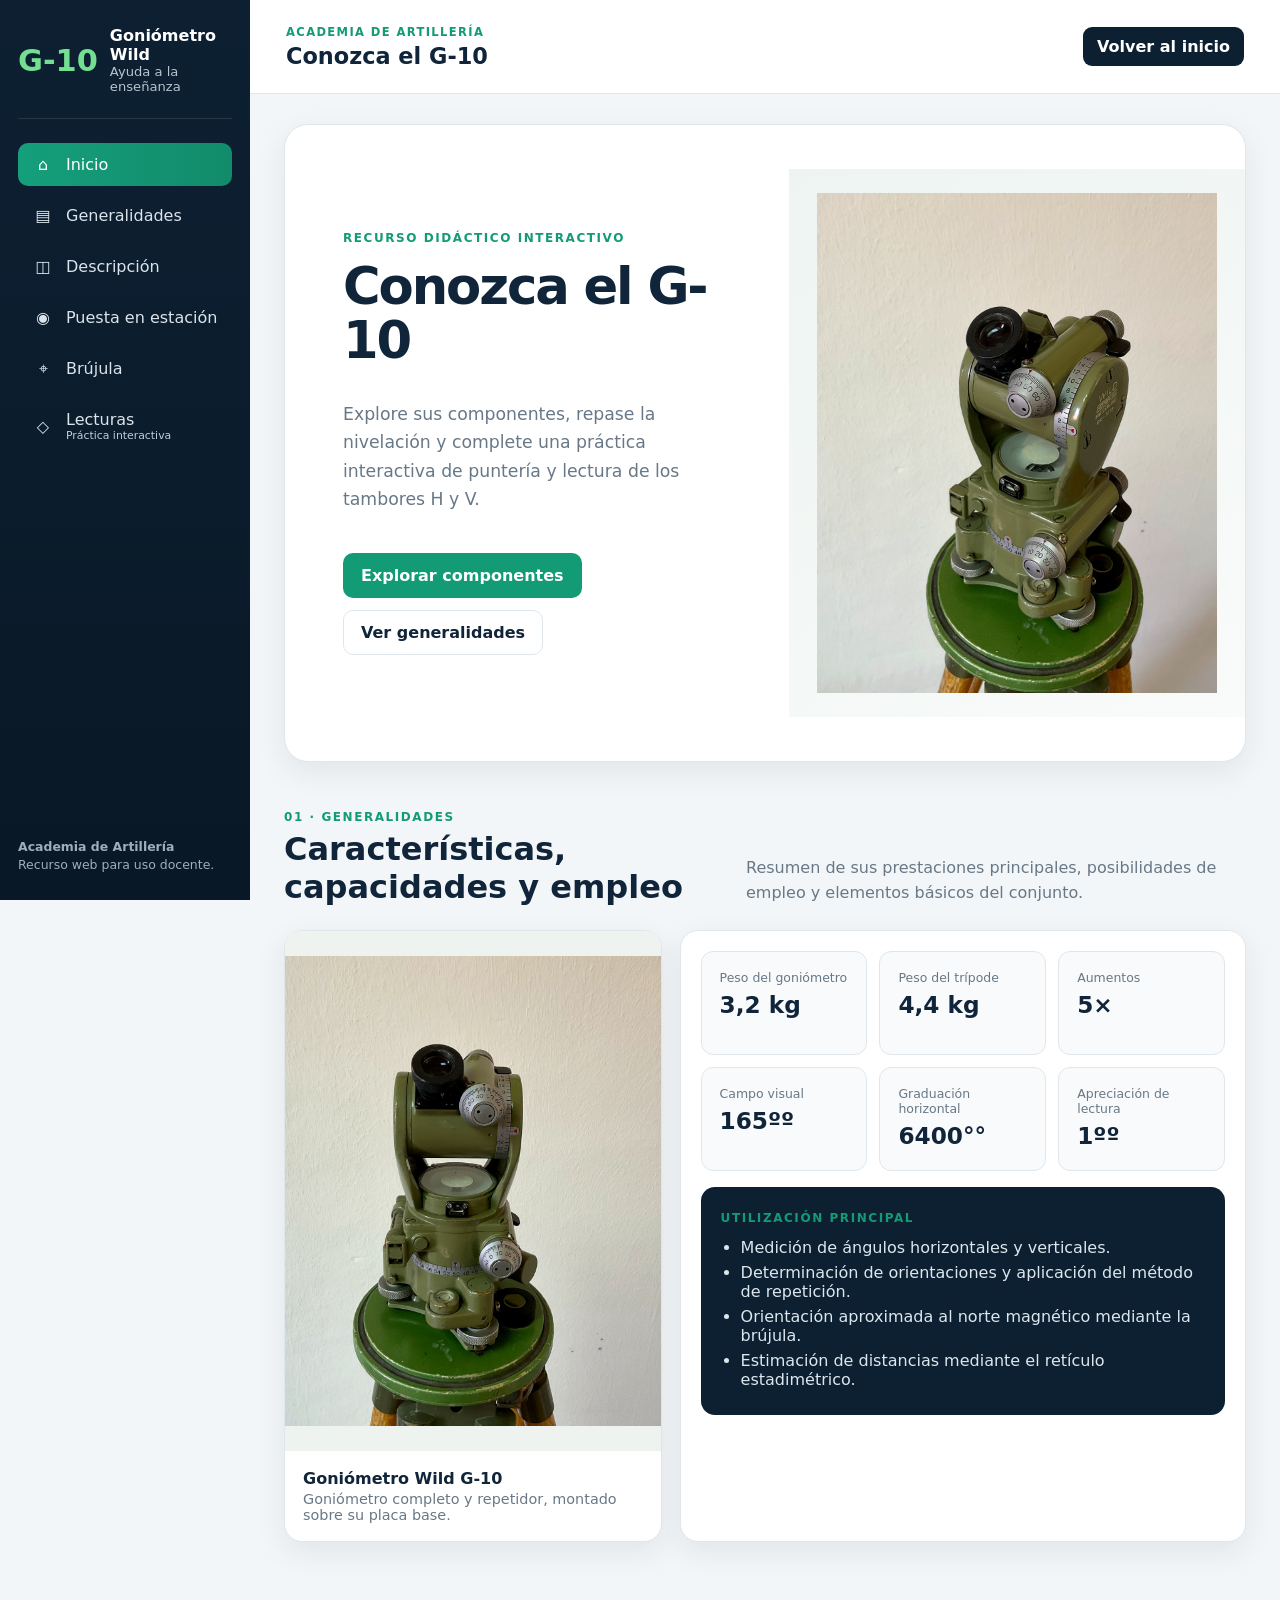
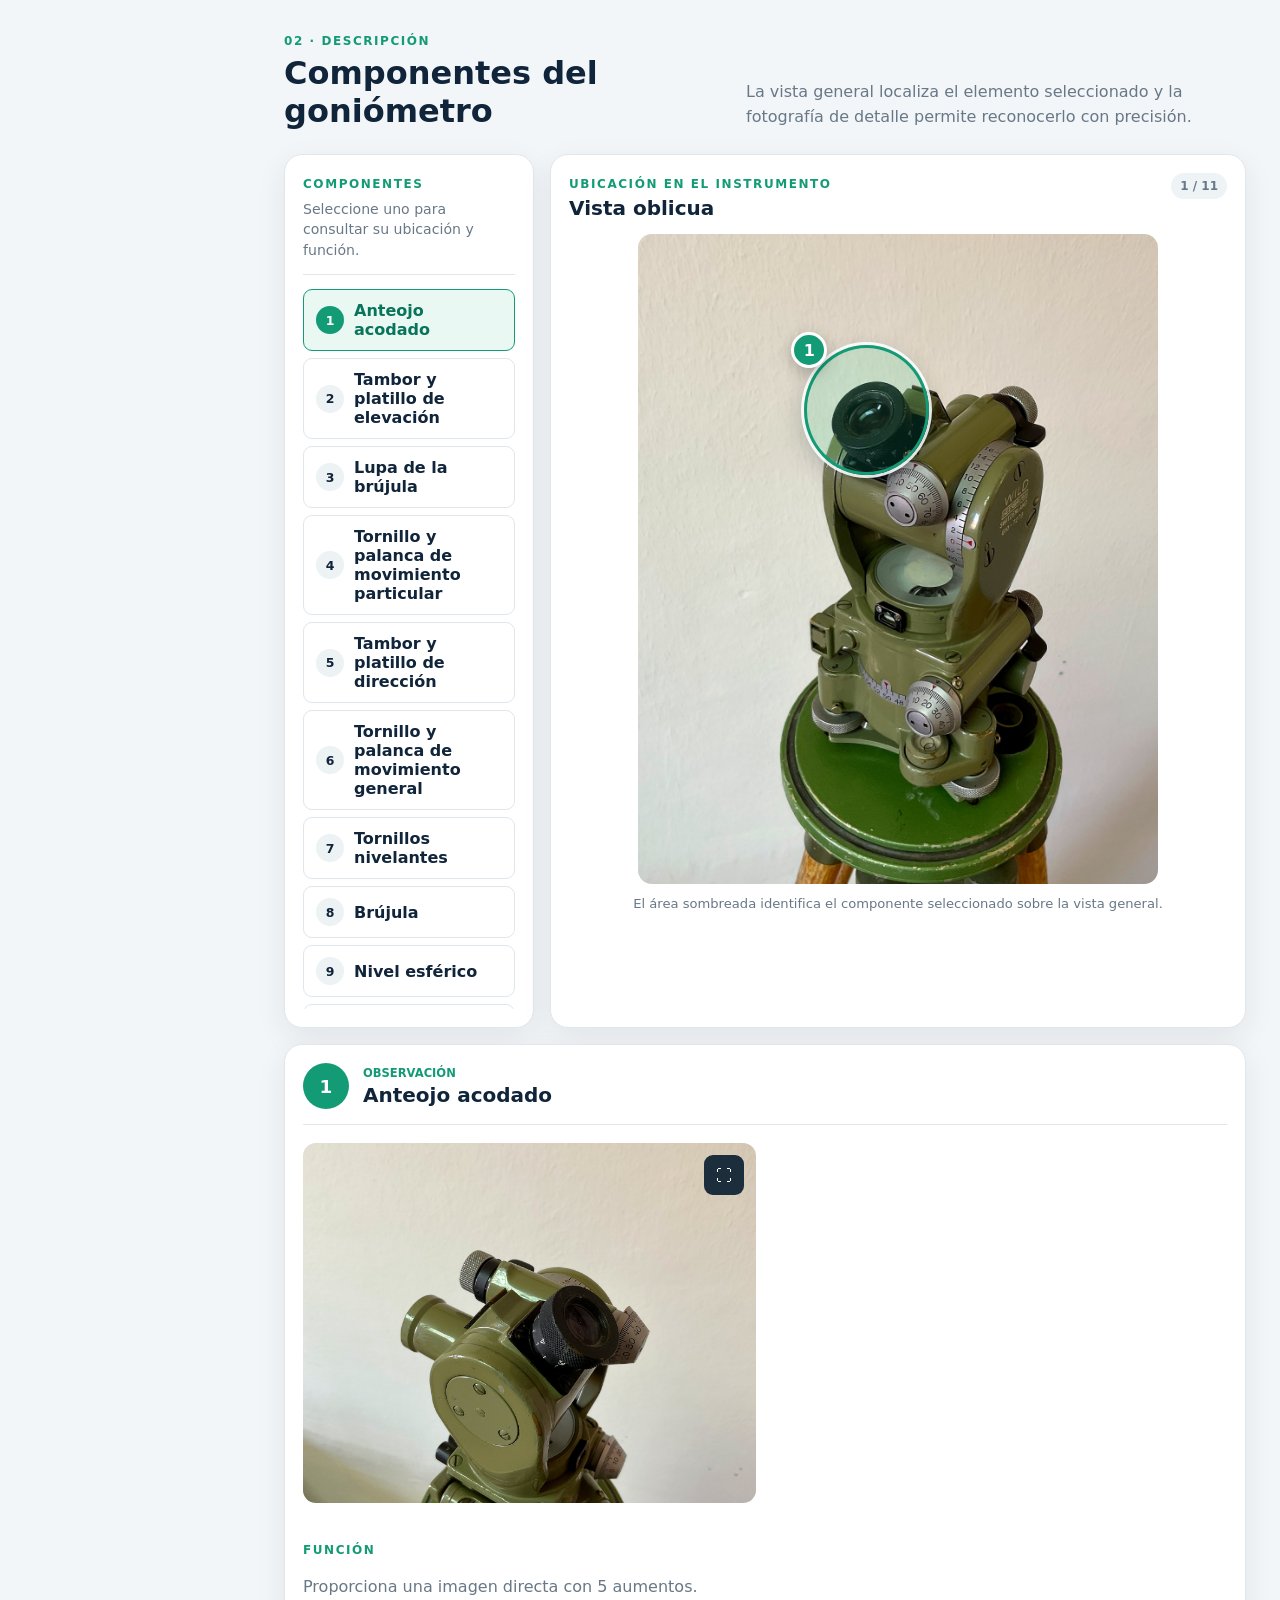
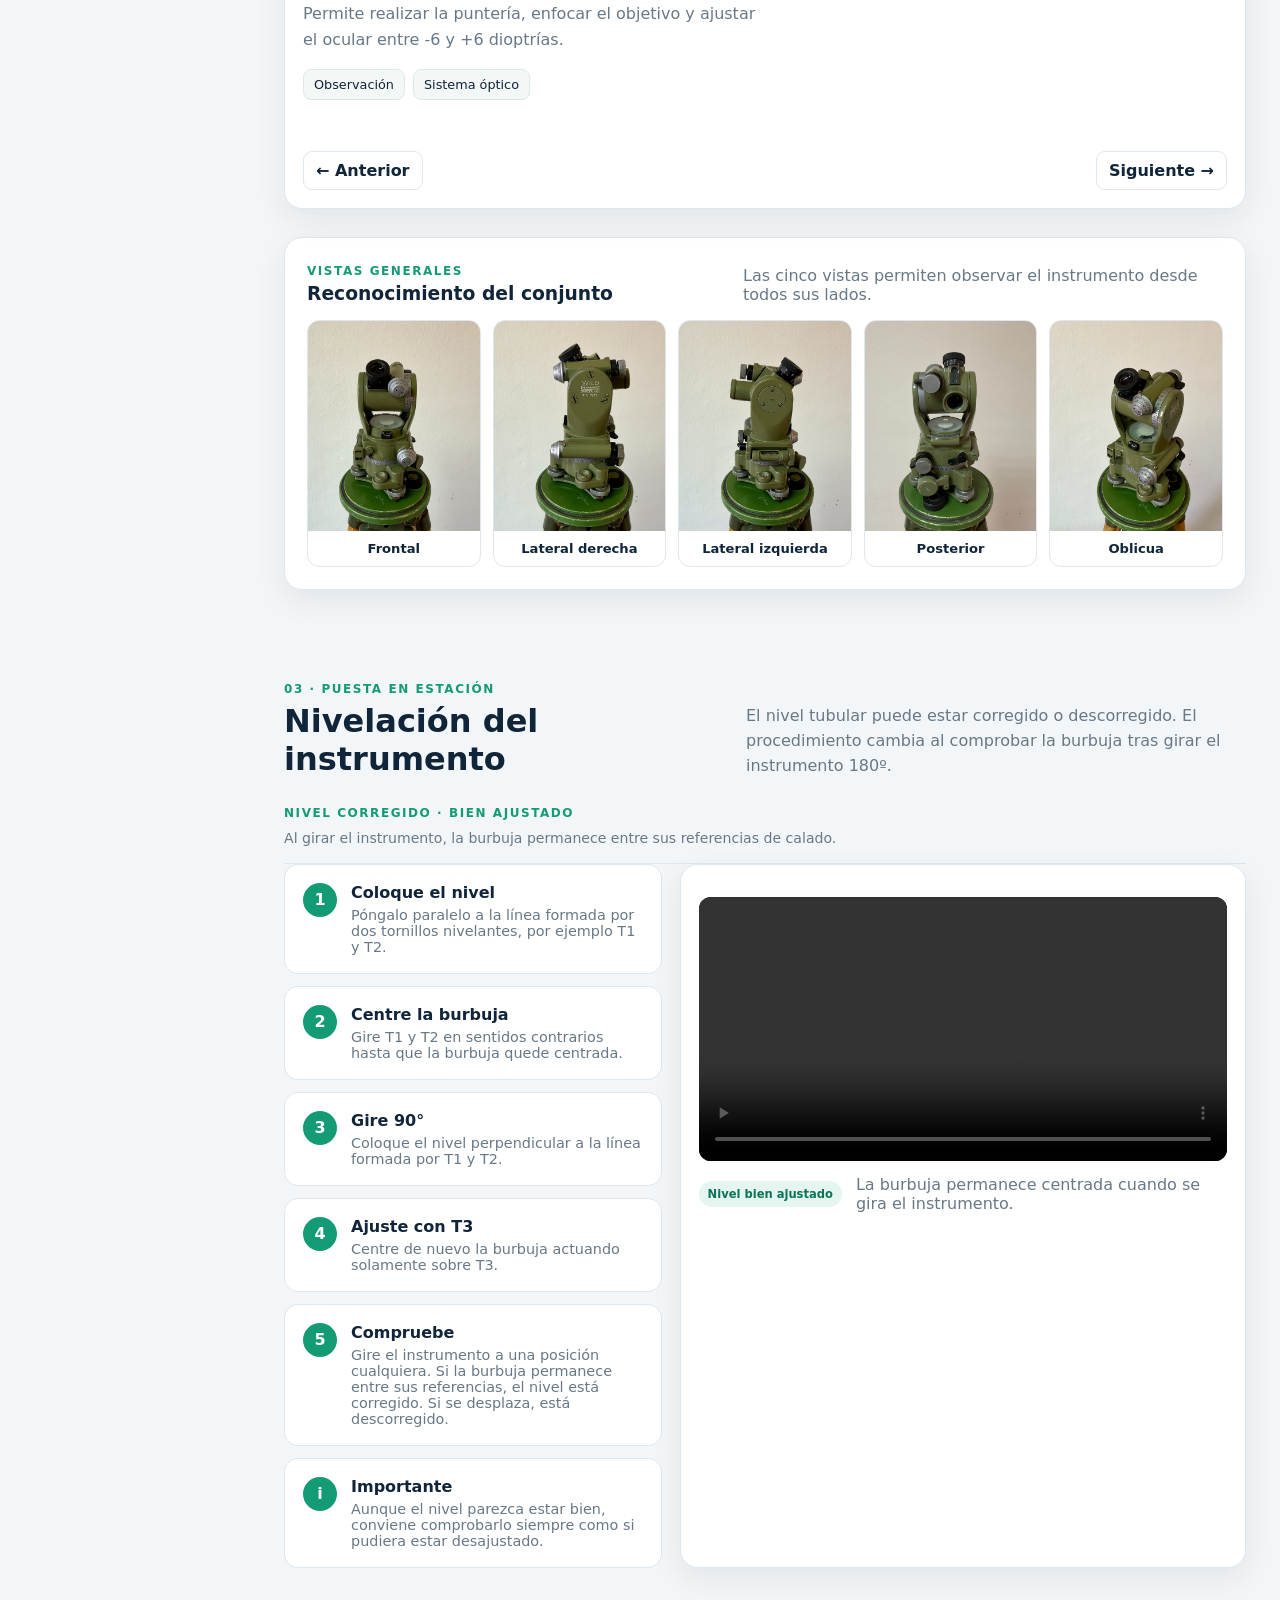
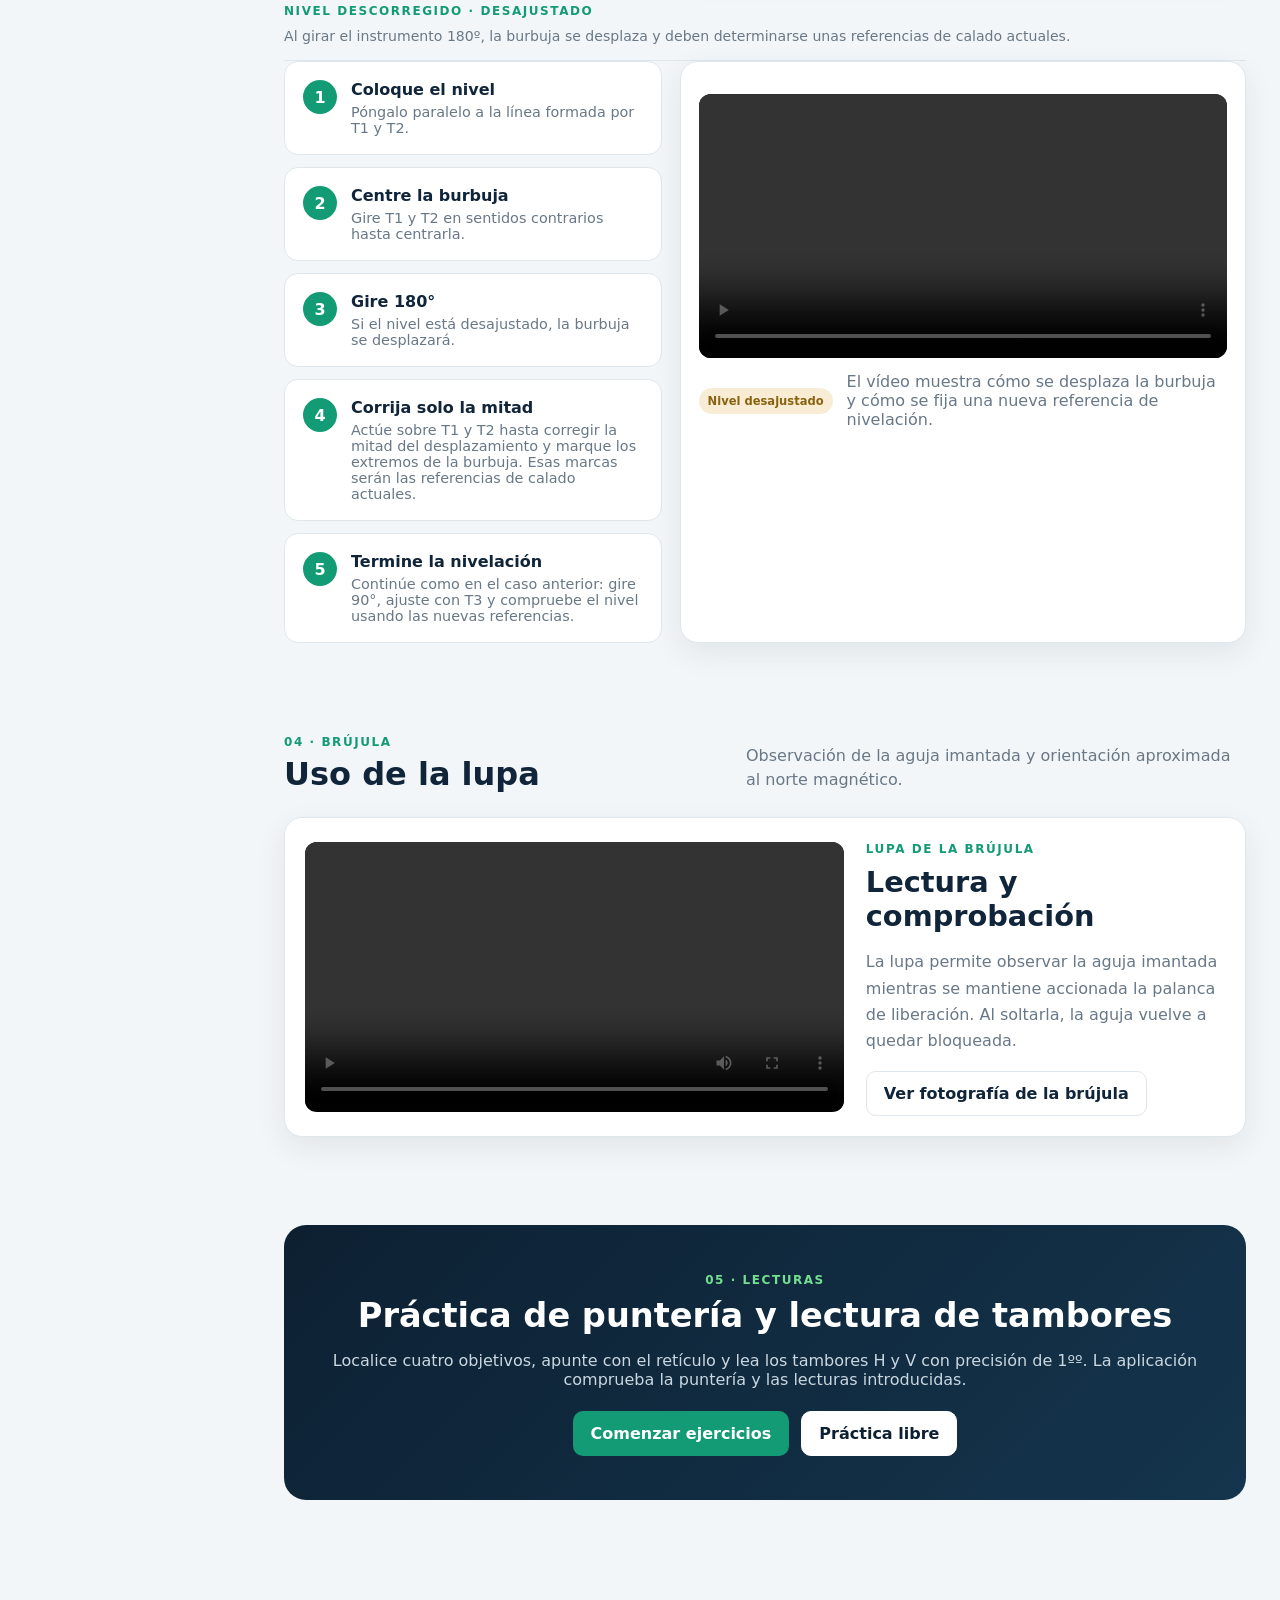
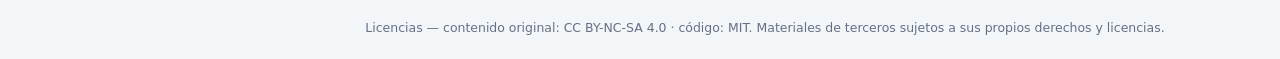
<file: index.html>
<!doctype html>
<html lang="es">
<head>
  <meta charset="utf-8">
  <meta name="viewport" content="width=device-width, initial-scale=1">
  <meta name="description" content="Ayuda a la enseñanza sobre el goniómetro Wild G-10">
  <title>Goniómetro Wild G-10</title>
  <link rel="stylesheet" href="styles.css">
</head>
<body>
  <aside class="sidebar" id="sidebar">
    <div class="brand">
      <div class="brand-mark">G-10</div>
      <div>
        <strong>Goniómetro Wild</strong>
        <span>Ayuda a la enseñanza</span>
      </div>
    </div>

    <nav class="side-nav" aria-label="Navegación principal">
      <a href="#inicio" class="nav-link active"><span>⌂</span>Inicio</a>
      <a href="#generalidades" class="nav-link"><span>▤</span>Generalidades</a>
      <a href="#descripcion" class="nav-link"><span>◫</span>Descripción</a>
      <a href="#puesta-estacion" class="nav-link"><span>◉</span>Puesta en estación</a>
      <a href="#brujula" class="nav-link"><span>⌖</span>Brújula</a>
      <a href="practica/ejercicios.html" class="nav-link"><span>◇</span><span>Lecturas<small>Práctica interactiva</small></span></a>
    </nav>

    <div class="sidebar-note">
      <strong>Academia de Artillería</strong>
      <span>Recurso web para uso docente.</span>
    </div>
  </aside>

  <div class="app-shell">
    <header class="topbar">
      <button id="menuButton" class="menu-button" aria-label="Abrir menú">☰</button>
      <div>
        <p class="top-kicker">Academia de Artillería</p>
        <h1 id="pageTitle">Goniómetro Wild G-10</h1>
      </div>
      <a href="#inicio" class="top-link">Volver al inicio</a>
    </header>

    <main>
      <section id="inicio" class="page-section hero">
        <div class="hero-copy">
          <span class="eyebrow">Recurso didáctico interactivo</span>
          <h2>Conozca el G-10 </h2>
          <p>Explore sus componentes, repase la nivelación y complete una práctica interactiva de puntería y lectura de los tambores H y V.</p>
          <div class="actions">
            <a href="#descripcion" class="button primary">Explorar componentes</a>
            <a href="#generalidades" class="button secondary">Ver generalidades</a>
          </div>
        </div>
        <figure class="hero-image">
          <img src="assets/images/nuevas/vista_oblicua.jpg" alt="Vista oblicua del goniómetro Wild G-10">
        </figure>
      </section>

      <section id="generalidades" class="page-section">
        <div class="section-heading">
          <div>
            <span class="eyebrow">01 · Generalidades</span>
            <h2>Características, capacidades y empleo</h2>
          </div>
          <p>Resumen de sus prestaciones principales, posibilidades de empleo y elementos básicos del conjunto.</p>
        </div>

        <div class="general-layout">
          <article class="photo-card">
            <img src="assets/images/nuevas/vista_frontal.jpg" alt="Vista frontal del goniómetro Wild G-10">
            <div>
              <strong>Goniómetro Wild G-10</strong>
              <span>Goniómetro completo y repetidor, montado sobre su placa base.</span>
            </div>
          </article>

          <div class="spec-panel">
            <div class="spec-grid">
              <article><span>Peso del goniómetro</span><strong>3,2 kg</strong></article>
              <article><span>Peso del trípode</span><strong>4,4 kg</strong></article>
              <article><span>Aumentos</span><strong>5×</strong></article>
              <article><span>Campo visual</span><strong>165ºº</strong></article>
              <article><span>Graduación horizontal</span><strong>6400°°</strong></article>
              <article><span>Apreciación de lectura</span><strong>1ºº</strong></article>
            </div>

            <div class="use-card">
              <span class="mini-title">UTILIZACIÓN PRINCIPAL</span>
              <ul>
                <li>Medición de ángulos horizontales y verticales.</li>
                <li>Determinación de orientaciones y aplicación del método de repetición.</li>
                <li>Orientación aproximada al norte magnético mediante la brújula.</li>
                <li>Estimación de distancias mediante el retículo estadimétrico.</li>
              </ul>
            </div>
          </div>
        </div>
      </section>

      <section id="descripcion" class="page-section">
        <div class="section-heading">
          <div>
            <span class="eyebrow">02 · Descripción</span>
            <h2>Componentes del goniómetro</h2>
          </div>
          <p>La vista general localiza el elemento seleccionado y la fotografía de detalle permite reconocerlo con precisión.</p>
        </div>

        <div class="component-explorer">
          <aside class="component-menu-panel">
            <div class="panel-heading">
              <span class="mini-title">COMPONENTES</span>
              <p>Seleccione uno para consultar su ubicación y función.</p>
            </div>
            <div class="component-menu" id="componentMenu"></div>
          </aside>

          <article class="location-panel">
            <div class="panel-title-row">
              <div>
                <span class="mini-title">UBICACIÓN EN EL INSTRUMENTO</span>
                <h3 id="locationViewTitle">Vista oblicua</h3>
              </div>
              <span id="componentCounter" class="counter">1 / 11</span>
            </div>
            <div class="location-stage">
              <img id="locationImage" src="assets/images/nuevas/vista_oblicua.jpg" alt="Vista general del goniómetro">
              <div id="locationOverlay" class="location-overlay" aria-hidden="true"></div>
            </div>
            <p class="location-note">El área sombreada identifica el componente seleccionado sobre la vista general.</p>
          </article>

          <article class="detail-panel">
            <div class="detail-heading">
              <span id="detailNumber">1</span>
              <div>
                <p id="detailCategory">Observación</p>
                <h3 id="detailName">Anteojo acodado</h3>
              </div>
            </div>

            <div class="detail-photo-wrap">
              <img id="detailImage" src="assets/images/nuevas/anteojo_acodado.jpg" alt="Detalle del anteojo acodado">
              <button id="expandImage" class="expand-button" aria-label="Ampliar fotografía">⛶</button>
            </div>

            <div id="detailThumbs" class="detail-thumbs" aria-label="Otras fotografías del componente"></div>

            <div class="detail-copy">
              <span class="mini-title">FUNCIÓN</span>
              <p id="detailDescription"></p>
              <div id="detailTags" class="tags"></div>
            </div>

            <div class="detail-nav">
              <button id="previousComponent">← Anterior</button>
              <button id="nextComponent">Siguiente →</button>
            </div>
          </article>
        </div>

        <div class="views-gallery">
          <div class="views-heading">
            <div>
              <span class="mini-title">VISTAS GENERALES</span>
              <h3>Reconocimiento del conjunto</h3>
            </div>
            <p>Las cinco vistas permiten observar el instrumento desde todos sus lados.</p>
          </div>
          <div class="views-grid">
            <button data-image="assets/images/nuevas/vista_frontal.jpg" data-title="Vista frontal"><img src="assets/images/nuevas/vista_frontal.jpg" alt="Vista frontal"><span>Frontal</span></button>
            <button data-image="assets/images/nuevas/vista_lateral_derecha.jpg" data-title="Vista lateral derecha"><img src="assets/images/nuevas/vista_lateral_derecha.jpg" alt="Vista lateral derecha"><span>Lateral derecha</span></button>
            <button data-image="assets/images/nuevas/vista_lateral_izquierda.jpg" data-title="Vista lateral izquierda"><img src="assets/images/nuevas/vista_lateral_izquierda.jpg" alt="Vista lateral izquierda"><span>Lateral izquierda</span></button>
            <button data-image="assets/images/nuevas/vista_posterior.jpg" data-title="Vista posterior"><img src="assets/images/nuevas/vista_posterior.jpg" alt="Vista posterior"><span>Posterior</span></button>
            <button data-image="assets/images/nuevas/vista_oblicua.jpg" data-title="Vista oblicua"><img src="assets/images/nuevas/vista_oblicua.jpg" alt="Vista oblicua"><span>Oblicua</span></button>
          </div>
        </div>
      </section>

      <section id="puesta-estacion" class="page-section">
        <div class="section-heading">
          <div>
            <span class="eyebrow">03 · Puesta en estación</span>
            <h2>Nivelación del instrumento</h2>
          </div>
          <p>El nivel tubular puede estar corregido o descorregido. El procedimiento cambia al comprobar la burbuja tras girar el instrumento 180º.</p>
        </div>

        <div class="procedure-case">
          <div class="panel-heading">
            <span class="mini-title">NIVEL CORREGIDO · BIEN AJUSTADO</span>
            <p>Al girar el instrumento, la burbuja permanece entre sus referencias de calado.</p>
          </div>

          <div class="procedure-layout">
            <div class="steps" id="procedureSteps">
              <article><span>1</span><div><h3>Coloque el nivel</h3><p>Póngalo paralelo a la línea formada por dos tornillos nivelantes, por ejemplo T1 y T2.</p></div></article>
              <article><span>2</span><div><h3>Centre la burbuja</h3><p>Gire T1 y T2 en sentidos contrarios hasta que la burbuja quede centrada.</p></div></article>
              <article><span>3</span><div><h3>Gire 90°</h3><p>Coloque el nivel perpendicular a la línea formada por T1 y T2.</p></div></article>
              <article><span>4</span><div><h3>Ajuste con T3</h3><p>Centre de nuevo la burbuja actuando solamente sobre T3.</p></div></article>
              <article><span>5</span><div><h3>Compruebe</h3><p>Gire el instrumento a una posición cualquiera. Si la burbuja permanece entre sus referencias, el nivel está corregido. Si se desplaza, está descorregido.</p></div></article>
              <article><span>i</span><div><h3>Importante</h3><p>Aunque el nivel parezca estar bien, conviene comprobarlo siempre como si pudiera estar desajustado.</p></div></article>
            </div>

            <div class="video-panel">
              <video id="procedureVideo" controls preload="metadata" src="assets/videos/procedimiento_correcto.mp4"></video>
              <div class="video-caption">
                <span id="videoStatus" class="status good">Nivel bien ajustado</span>
                <p id="videoDescription">La burbuja permanece centrada cuando se gira el instrumento.</p>
              </div>
            </div>
          </div>
        </div>

        <div class="procedure-case" style="margin-top:32px;">
          <div class="panel-heading">
            <span class="mini-title">NIVEL DESCORREGIDO · DESAJUSTADO</span>
            <p>Al girar el instrumento 180º, la burbuja se desplaza y deben determinarse unas referencias de calado actuales.</p>
          </div>

          <div class="procedure-layout">
            <div class="steps">
              <article><span>1</span><div><h3>Coloque el nivel</h3><p>Póngalo paralelo a la línea formada por T1 y T2.</p></div></article>
              <article><span>2</span><div><h3>Centre la burbuja</h3><p>Gire T1 y T2 en sentidos contrarios hasta centrarla.</p></div></article>
              <article><span>3</span><div><h3>Gire 180°</h3><p>Si el nivel está desajustado, la burbuja se desplazará.</p></div></article>
              <article><span>4</span><div><h3>Corrija solo la mitad</h3><p>Actúe sobre T1 y T2 hasta corregir la mitad del desplazamiento y marque los extremos de la burbuja. Esas marcas serán las referencias de calado actuales.</p></div></article>
              <article><span>5</span><div><h3>Termine la nivelación</h3><p>Continúe como en el caso anterior: gire 90°, ajuste con T3 y compruebe el nivel usando las nuevas referencias.</p></div></article>
            </div>

            <div class="video-panel">
              <video controls preload="metadata" src="assets/videos/procedimiento_incorrecto.mp4"></video>
              <div class="video-caption">
                <span class="status warning">Nivel desajustado</span>
                <p>El vídeo muestra cómo se desplaza la burbuja y cómo se fija una nueva referencia de nivelación.</p>
              </div>
            </div>
          </div>
        </div>
      </section>

      <section id="brujula" class="page-section">
        <div class="section-heading">
          <div>
            <span class="eyebrow">04 · Brújula</span>
            <h2>Uso de la lupa</h2>
          </div>
          <p>Observación de la aguja imantada y orientación aproximada al norte magnético.</p>
        </div>

        <div class="feature-card">
          <video controls preload="metadata" src="assets/videos/uso_lupa_brujula.mp4"></video>
          <div>
            <span class="mini-title">LUPA DE LA BRÚJULA</span>
            <h3>Lectura y comprobación</h3>
            <p>La lupa permite observar la aguja imantada mientras se mantiene accionada la palanca de liberación. Al soltarla, la aguja vuelve a quedar bloqueada.</p>
            <button class="button secondary" id="openCompassPhoto">Ver fotografía de la brújula</button>
          </div>
        </div>
      </section>

      <section id="fase2" class="page-section">
        <div class="phase-card">
          <span class="eyebrow">05 · Lecturas</span>
          <h2>Práctica de puntería y lectura de tambores</h2>
          <p>Localice cuatro objetivos, apunte con el retículo y lea los tambores H y V con precisión de 1ºº. La aplicación comprueba la puntería y las lecturas introducidas.</p>
          <div class="actions">
            <a class="button primary" href="practica/ejercicios.html">Comenzar ejercicios</a>
            <a class="button secondary" href="practica/index.html">Práctica libre</a>
          </div>
        </div>
      </section>
    </main>

    <footer style="font-size:.78rem;color:#667085;text-align:center;padding:1rem 1.25rem 1.5rem;">
      Licencias — contenido original:
      <a href="https://creativecommons.org/licenses/by-nc-sa/4.0/" target="_blank" rel="noopener noreferrer" style="color:inherit;">CC BY-NC-SA 4.0</a>
      · código:
      <a href="https://github.com/recursos-docentes-acart/g10_web/blob/main/LICENSE-CODE.md" target="_blank" rel="noopener noreferrer" style="color:inherit;">MIT</a>.
      Materiales de terceros sujetos a sus propios derechos y licencias.
    </footer>
  </div>

  <dialog id="imageModal">
    <div class="modal-header">
      <strong id="modalTitle"></strong>
      <button id="closeModal" aria-label="Cerrar">×</button>
    </div>
    <img id="modalImage" alt="">
  </dialog>

  <script src="app.js"></script>
  <script data-goatcounter="https://recursosdocentesacart.goatcounter.com/count"
        async src="//gc.zgo.at/count.js"></script>
</body>
</html>
</file>
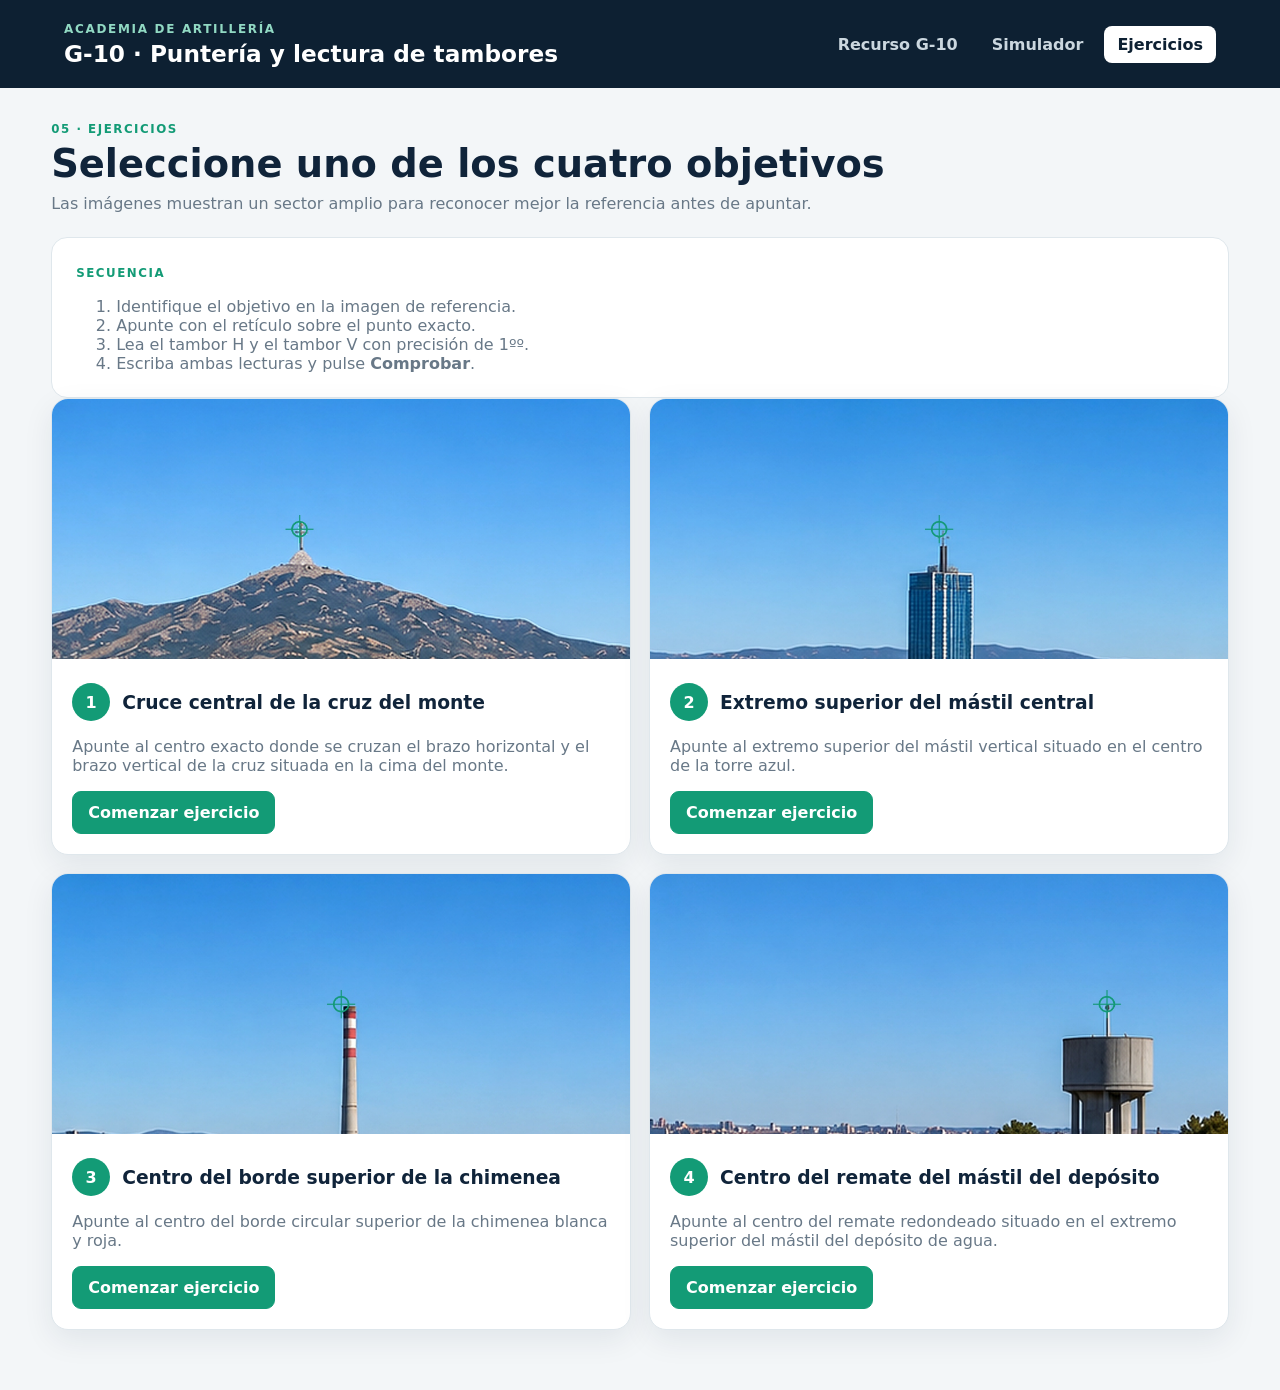
<file: practica/ejercicios.html>
<!doctype html>
<html lang="es"><head><meta charset="utf-8"><meta name="viewport" content="width=device-width, initial-scale=1">
<title>Goniómetro Wild G-10 · Práctica de lecturas</title><link rel="stylesheet" href="styles.css"></head>
<body>
<header class="topbar">
  <div><p>Academia de Artillería</p><h1>G-10 · Puntería y lectura de tambores</h1></div>
  <nav><a href="../index.html">Recurso G-10</a><a href="index.html">Simulador</a><a class="active" href="ejercicios.html">Ejercicios</a></nav>
</header>
<main>
  <section class="intro">
    <div><span class="eyebrow">05 · EJERCICIOS</span><h2>Seleccione uno de los cuatro objetivos</h2>
    <p>Las imágenes muestran un sector amplio para reconocer mejor la referencia antes de apuntar.</p></div>
  </section>
  <section class="method-note">
    <span class="eyebrow">SECUENCIA</span>
    <ol>
      <li>Identifique el objetivo en la imagen de referencia.</li>
      <li>Apunte con el retículo sobre el punto exacto.</li>
      <li>Lea el tambor H y el tambor V con precisión de 1ºº.</li>
      <li>Escriba ambas lecturas y pulse <strong>Comprobar</strong>.</li>
    </ol>
  </section>
  <section id="exerciseGrid" class="exercise-grid"></section>
</main>
<script src="data.js"></script><script src="ejercicios.js"></script>
</body></html>
</file>
<file: styles.css>
:root{
  --nav:#0d2032;
  --nav-2:#14354d;
  --green:#139b76;
  --green-dark:#08745a;
  --green-soft:#e9f8f3;
  --bg:#f3f6f8;
  --surface:#ffffff;
  --ink:#10243a;
  --muted:#687887;
  --line:#dfe7ec;
  --warning:#8a6310;
  --shadow:0 10px 30px rgba(16,36,58,.08);
  --radius:18px;
}
*{box-sizing:border-box}
html{scroll-behavior:smooth}
body{
  margin:0;
  font-family:Inter,ui-sans-serif,system-ui,-apple-system,"Segoe UI",sans-serif;
  background:var(--bg);
  color:var(--ink);
}
img,video{display:block;max-width:100%}
button,a{font:inherit}
a{text-decoration:none;color:inherit}
button{color:inherit}

.sidebar{
  position:fixed;
  inset:0 auto 0 0;
  width:250px;
  padding:26px 18px;
  display:flex;
  flex-direction:column;
  background:linear-gradient(180deg,var(--nav),#091826);
  color:#fff;
  z-index:30;
}
.brand{
  display:flex;
  gap:12px;
  align-items:center;
  padding-bottom:24px;
  border-bottom:1px solid rgba(255,255,255,.1);
}
.brand-mark{
  font-size:1.9rem;
  font-weight:900;
  color:#74df91;
  white-space:nowrap;
}
.brand strong,.brand span{display:block}
.brand span{font-size:.82rem;color:#b7c4ce}
.side-nav{display:grid;gap:8px;margin-top:24px}
.nav-link{
  display:flex;
  gap:12px;
  align-items:center;
  padding:12px 14px;
  border-radius:10px;
  color:#dbe4eb;
}
.nav-link>span:first-child{width:22px;text-align:center}
.nav-link:hover,.nav-link.active{
  background:linear-gradient(90deg,#159f7b,#128b6b);
  color:#fff;
}
.nav-link.disabled{opacity:.55}
.nav-link small{display:block;font-size:.68rem;color:#bfd0da}
.sidebar-note{
  margin-top:auto;
  color:#9eafbb;
  font-size:.78rem;
  line-height:1.45;
}
.sidebar-note strong,.sidebar-note span{display:block}

.app-shell{margin-left:250px}
.topbar{
  position:sticky;
  top:0;
  z-index:20;
  height:94px;
  display:flex;
  align-items:center;
  justify-content:space-between;
  padding:0 36px;
  background:rgba(255,255,255,.95);
  backdrop-filter:blur(12px);
  border-bottom:1px solid var(--line);
}
.top-kicker{
  margin:0;
  color:var(--green);
  font-size:.72rem;
  text-transform:uppercase;
  letter-spacing:.12em;
  font-weight:800;
}
.topbar h1{margin:4px 0 0;font-size:1.4rem}
.top-link{
  padding:10px 14px;
  border-radius:9px;
  background:var(--nav);
  color:#fff;
  font-weight:700;
}
.menu-button{display:none;border:0;background:none;font-size:1.4rem}

main{padding:0 34px 60px}
.page-section{padding:44px 0;scroll-margin-top:105px}
.eyebrow,.mini-title{
  color:var(--green);
  font-size:.75rem;
  text-transform:uppercase;
  letter-spacing:.13em;
  font-weight:800;
}

.hero{
  display:grid;
  grid-template-columns:1.05fr .95fr;
  min-height:540px;
  margin-top:30px;
  overflow:hidden;
  background:#fff;
  border:1px solid var(--line);
  border-radius:24px;
  box-shadow:var(--shadow);
}
.hero-copy{
  padding:58px;
  display:flex;
  flex-direction:column;
  justify-content:center;
}
.hero-copy h2{
  margin:.3em 0;
  font-size:clamp(2.3rem,4vw,4rem);
  line-height:1.04;
  letter-spacing:-.04em;
}
.hero-copy p{
  max-width:650px;
  color:var(--muted);
  font-size:1.08rem;
  line-height:1.65;
}
.hero-image{
  margin:0;
  padding:24px;
  display:grid;
  place-items:center;
  background:linear-gradient(145deg,#edf4f1,#f9fbfa);
}
.hero-image img{
  width:100%;
  height:100%;
  max-height:500px;
  object-fit:contain;
}
.actions{display:flex;gap:12px;flex-wrap:wrap;margin-top:22px}
.button{
  display:inline-flex;
  align-items:center;
  justify-content:center;
  padding:12px 17px;
  border:1px solid transparent;
  border-radius:10px;
  font-weight:800;
  cursor:pointer;
}
.button.primary{background:var(--green);color:#fff}
.button.primary:hover{background:var(--green-dark)}
.button.secondary{background:#fff;border-color:var(--line);color:var(--ink)}
.button.secondary:hover{border-color:var(--green);color:var(--green-dark)}

.section-heading{
  display:flex;
  justify-content:space-between;
  gap:28px;
  align-items:end;
  margin-bottom:24px;
}
.section-heading h2{margin:5px 0 0;font-size:2rem}
.section-heading>p{max-width:500px;color:var(--muted);margin:0;line-height:1.55}

.general-layout{
  display:grid;
  grid-template-columns:.8fr 1.2fr;
  gap:18px;
}
.photo-card,.spec-panel,.component-menu-panel,.location-panel,.detail-panel,.video-panel,.feature-card{
  background:#fff;
  border:1px solid var(--line);
  border-radius:var(--radius);
  box-shadow:var(--shadow);
}
.photo-card{overflow:hidden}
.photo-card img{
  width:100%;
  height:520px;
  object-fit:contain;
  background:#eef3f0;
}
.photo-card>div{padding:18px}
.photo-card strong,.photo-card span{display:block}
.photo-card span{margin-top:3px;color:var(--muted);font-size:.9rem}

.spec-panel{padding:20px}
.spec-grid{display:grid;grid-template-columns:repeat(3,1fr);gap:12px}
.spec-grid article{
  min-height:104px;
  padding:18px;
  background:#f8fafb;
  border:1px solid var(--line);
  border-radius:12px;
}
.spec-grid span,.spec-grid strong{display:block}
.spec-grid span{color:var(--muted);font-size:.78rem}
.spec-grid strong{margin-top:6px;font-size:1.45rem}
.use-card{
  margin-top:16px;
  padding:20px;
  border-radius:14px;
  background:var(--nav);
  color:#fff;
}
.use-card ul{margin:12px 0 0;padding-left:20px}
.use-card li{margin:6px 0;color:#dce6ed}

.component-explorer{
  display:grid;
  grid-template-columns:280px minmax(360px,1fr) minmax(360px,1fr);
  gap:16px;
  align-items:stretch;
}
.component-menu-panel,.location-panel,.detail-panel{padding:18px}
.panel-heading{padding-bottom:14px;border-bottom:1px solid var(--line)}
.panel-heading p{margin:7px 0 0;color:var(--muted);font-size:.88rem;line-height:1.45}
.component-menu{
  display:grid;
  gap:7px;
  max-height:720px;
  margin-top:14px;
  overflow:auto;
}
.component-menu button{
  display:flex;
  gap:10px;
  align-items:center;
  width:100%;
  padding:11px 12px;
  border:1px solid var(--line);
  border-radius:9px;
  background:#fff;
  text-align:left;
  cursor:pointer;
}
.component-menu button span{
  flex:0 0 28px;
  width:28px;
  height:28px;
  display:grid;
  place-items:center;
  border-radius:50%;
  background:#edf2f4;
  font-size:.78rem;
  font-weight:800;
}
.component-menu button:hover{border-color:#9fd7c6}
.component-menu button.active{
  border-color:var(--green);
  background:var(--green-soft);
  color:var(--green-dark);
  font-weight:800;
}
.component-menu button.active span{background:var(--green);color:#fff}

.panel-title-row{
  display:flex;
  justify-content:space-between;
  gap:12px;
  align-items:start;
  margin-bottom:14px;
}
.panel-title-row h3{margin:4px 0 0;font-size:1.25rem}
.counter{
  display:inline-flex;
  padding:6px 9px;
  border-radius:999px;
  background:#eef3f5;
  color:var(--muted);
  font-size:.75rem;
  font-weight:800;
}
.location-stage{
  position:relative;
  width:min(100%,520px);
  aspect-ratio:4 / 5;
  margin:0 auto;
  display:grid;
  place-items:center;
  overflow:hidden;
  border-radius:14px;
  background:linear-gradient(145deg,#eff4f1,#f9fbfa);
}
.location-stage img{
  width:100%;
  height:100%;
  object-fit:cover;
}
.location-overlay{
  position:absolute;
  inset:0;
  pointer-events:none;
}
.location-highlight{
  position:absolute;
  border:3px solid var(--green);
  background:rgba(19,155,118,.20);
  box-shadow:
    0 0 0 3px rgba(255,255,255,.88),
    0 8px 24px rgba(13,32,50,.26);
  backdrop-filter:brightness(1.08) saturate(1.12);
  animation:highlight-in .24s ease-out;
}
.location-highlight.ellipse{border-radius:50%}
.location-highlight.rounded{border-radius:14px}
.highlight-badge{
  position:absolute;
  top:-16px;
  left:-16px;
  width:36px;
  height:36px;
  display:grid;
  place-items:center;
  border:3px solid #fff;
  border-radius:50%;
  background:var(--green);
  color:#fff;
  font-weight:900;
  box-shadow:0 5px 16px rgba(0,0,0,.25);
}
@keyframes highlight-in{
  from{opacity:0;transform:scale(.92)}
  to{opacity:1;transform:scale(1)}
}
.location-note{
  margin:12px 0 0;
  color:var(--muted);
  font-size:.82rem;
  text-align:center;
}

.detail-heading{
  display:flex;
  gap:14px;
  align-items:center;
  padding-bottom:15px;
  border-bottom:1px solid var(--line);
}
.detail-heading>span{
  width:46px;
  height:46px;
  flex:0 0 46px;
  display:grid;
  place-items:center;
  border-radius:50%;
  background:var(--green);
  color:#fff;
  font-size:1.15rem;
  font-weight:900;
}
.detail-heading p,.detail-heading h3{margin:0}
.detail-heading p{
  color:var(--green);
  font-size:.72rem;
  text-transform:uppercase;
  font-weight:800;
}
.detail-heading h3{margin-top:3px;font-size:1.25rem}
.detail-photo-wrap{
  position:relative;
  margin-top:16px;
  overflow:hidden;
  border-radius:13px;
  background:#eef2f1;
}
.detail-photo-wrap img{
  width:100%;
  height:360px;
  object-fit:cover;
}
.expand-button{
  position:absolute;
  top:12px;
  right:12px;
  width:40px;
  height:40px;
  border:0;
  border-radius:9px;
  background:rgba(13,32,50,.92);
  color:#fff;
  cursor:pointer;
}
.detail-thumbs{
  display:flex;
  gap:8px;
  margin-top:10px;
}
.detail-thumbs button{
  width:76px;
  height:58px;
  padding:0;
  overflow:hidden;
  border:2px solid transparent;
  border-radius:8px;
  background:#fff;
  cursor:pointer;
}
.detail-thumbs button.active{border-color:var(--green)}
.detail-thumbs img{width:100%;height:100%;object-fit:cover}
.detail-copy{
  padding:18px 0;
  border-bottom:1px solid var(--line);
}
.detail-copy p{color:var(--muted);line-height:1.65}
.tags{display:flex;gap:8px;flex-wrap:wrap}
.tags span{
  padding:7px 10px;
  border:1px solid #dfe8e4;
  border-radius:8px;
  background:#f3f7f6;
  font-size:.8rem;
}
.detail-nav{
  display:flex;
  justify-content:space-between;
  gap:10px;
  padding-top:15px;
}
.detail-nav button{
  padding:9px 12px;
  border:1px solid var(--line);
  border-radius:9px;
  background:#fff;
  font-weight:700;
  cursor:pointer;
}
.detail-nav button:hover{border-color:var(--green);color:var(--green-dark)}

.views-gallery{
  margin-top:28px;
  padding:22px;
  background:#fff;
  border:1px solid var(--line);
  border-radius:var(--radius);
  box-shadow:var(--shadow);
}
.views-heading{
  display:flex;
  justify-content:space-between;
  gap:20px;
  align-items:end;
}
.views-heading h3{margin:4px 0 0}
.views-heading p{max-width:480px;margin:0;color:var(--muted)}
.views-grid{
  display:grid;
  grid-template-columns:repeat(5,1fr);
  gap:12px;
  margin-top:16px;
}
.views-grid button{
  padding:0;
  overflow:hidden;
  border:1px solid var(--line);
  border-radius:12px;
  background:#fff;
  cursor:pointer;
}
.views-grid button:hover{border-color:var(--green)}
.views-grid img{
  width:100%;
  height:210px;
  object-fit:cover;
  object-position:center;
  background:#eef2ef;
}
.views-grid span{
  display:block;
  padding:10px;
  font-size:.82rem;
  font-weight:800;
}

.procedure-layout{display:grid;grid-template-columns:.8fr 1.2fr;gap:18px}
.steps{display:grid;gap:12px}
.steps article{
  display:flex;
  gap:14px;
  padding:18px;
  background:#fff;
  border:1px solid var(--line);
  border-radius:14px;
}
.steps>article>span{
  width:34px;
  height:34px;
  flex:none;
  display:grid;
  place-items:center;
  border-radius:50%;
  background:var(--green);
  color:#fff;
  font-weight:800;
}
.steps h3{margin:0 0 5px;font-size:1rem}
.steps p{margin:0;color:var(--muted);font-size:.9rem}
.video-panel{padding:18px}
.video-tabs{display:flex;gap:8px}
.video-tab{
  flex:1;
  padding:10px;
  border:0;
  border-radius:8px;
  background:#eef2f5;
  font-weight:800;
  cursor:pointer;
}
.video-tab.active{background:var(--green);color:#fff}
.video-panel video{
  width:100%;
  margin-top:14px;
  border-radius:12px;
  background:#000;
}
.video-caption{
  display:flex;
  justify-content:space-between;
  gap:14px;
  align-items:center;
  padding-top:14px;
}
.video-caption p{margin:0;color:var(--muted)}
.status{
  padding:6px 9px;
  border-radius:999px;
  font-size:.72rem;
  font-weight:800;
  white-space:nowrap;
}
.status.good{background:#e4f6ef;color:#0b7358}
.status.warning{background:#f8edd4;color:var(--warning)}

.feature-card{
  display:grid;
  grid-template-columns:1.2fr .8fr;
  gap:22px;
  padding:20px;
  align-items:center;
}
.feature-card video{width:100%;border-radius:12px;background:#000}
.feature-card h3{margin:8px 0;font-size:1.8rem}
.feature-card p{color:var(--muted);line-height:1.65}

.phase-card{
  padding:44px;
  border-radius:22px;
  background:linear-gradient(135deg,var(--nav),var(--nav-2));
  color:#fff;
  text-align:center;
}
.phase-card h2{margin:8px 0;font-size:2.1rem}
.phase-card p{color:#cad7e0}
.pending{
  display:inline-flex;
  margin-top:12px;
  padding:7px 11px;
  border-radius:999px;
  background:#fff;
  color:var(--nav);
  font-size:.75rem;
  font-weight:800;
}

dialog{
  width:min(1100px,94vw);
  max-height:92vh;
  padding:0;
  border:0;
  border-radius:16px;
  box-shadow:0 25px 80px rgba(0,0,0,.4);
}
dialog::backdrop{background:rgba(7,18,29,.78)}
.modal-header{
  display:flex;
  justify-content:space-between;
  align-items:center;
  padding:14px 18px;
  background:var(--nav);
  color:#fff;
}
.modal-header button{
  border:0;
  background:none;
  color:#fff;
  font-size:2rem;
  cursor:pointer;
}
.modal-header+img{
  width:100%;
  max-height:82vh;
  object-fit:contain;
  background:#111;
}

@media(max-width:1320px){
  .component-explorer{grid-template-columns:250px 1fr}
  .detail-panel{grid-column:1/-1}
  .detail-panel{display:grid;grid-template-columns:1fr 1fr;gap:18px}
  .detail-heading,.detail-nav{grid-column:1/-1}
  .detail-photo-wrap{margin-top:0}
  .detail-thumbs{align-self:start}
  .detail-copy{border-bottom:0}
}
@media(max-width:1080px){
  .general-layout,.procedure-layout{grid-template-columns:1fr}
  .views-grid{grid-template-columns:repeat(3,1fr)}
}
@media(max-width:850px){
  .sidebar{transform:translateX(-100%);transition:.2s}
  .sidebar.open{transform:translateX(0)}
  .app-shell{margin-left:0}
  .menu-button{display:block}
  .topbar{padding:0 18px}
  .top-link{display:none}
  main{padding:0 18px 45px}
  .hero{grid-template-columns:1fr}
  .hero-copy{padding:36px}
  .hero-image{min-height:420px}
  .section-heading{display:block}
  .section-heading>p{margin-top:10px}
  .component-explorer{grid-template-columns:1fr}
  .component-menu{grid-template-columns:1fr 1fr;max-height:none}
  .detail-panel{grid-column:auto;display:block}
  .detail-photo-wrap{margin-top:16px}
  .detail-copy{border-bottom:1px solid var(--line)}
  .views-grid{grid-template-columns:repeat(2,1fr)}
  .feature-card{grid-template-columns:1fr}
}
@media(max-width:560px){
  .spec-grid,.component-menu,.views-grid{grid-template-columns:1fr}
  .photo-card img{height:440px}
  .video-caption{display:block}
  .video-caption p{margin-top:10px}
}


/* Integración de la práctica de lecturas */
.phase-card .eyebrow{color:#74df91}
.phase-card .actions{justify-content:center}
.phase-card .button.primary{background:var(--green);color:#fff}
.phase-card .button.primary:hover{background:#16ae86}
.phase-card .button.secondary{background:#fff;color:var(--nav);border-color:#fff}
.phase-card .button.secondary:hover{background:#edf5f2;color:var(--nav)}
</file>
<file: practica/styles.css>
:root{
  --nav:#0d2032; --green:#139b76; --bg:#f3f6f8; --surface:#fff; --ink:#10243a;
  --muted:#687887; --line:#dfe7ec; --danger:#b94739; --shadow:0 10px 30px rgba(16,36,58,.08)
}
*{box-sizing:border-box}
body{margin:0;font-family:Inter,ui-sans-serif,system-ui,-apple-system,"Segoe UI",sans-serif;background:var(--bg);color:var(--ink)}
button,input{font:inherit}
a{text-decoration:none;color:inherit}
.topbar{min-height:88px;display:flex;align-items:center;justify-content:space-between;padding:0 clamp(20px,5vw,70px);background:var(--nav);color:#fff}
.topbar p{margin:0;color:#91d9c3;font-size:.75rem;letter-spacing:.14em;text-transform:uppercase;font-weight:800}
.topbar h1{margin:4px 0 0;font-size:1.45rem}
.topbar nav{display:flex;gap:8px}
.topbar nav a{padding:9px 13px;border-radius:8px;color:#cbd7df;font-weight:800}
.topbar nav a.active,.topbar nav a:hover{background:#fff;color:var(--nav)}

main{padding:30px clamp(18px,4vw,56px) 60px}
.intro{display:flex;justify-content:space-between;gap:24px;align-items:end;margin-bottom:24px}
.intro h2{font-size:clamp(1.8rem,3vw,3rem);line-height:1.08;margin:6px 0 10px;max-width:980px}
.intro p{margin:0;color:var(--muted);max-width:940px}
.eyebrow{color:var(--green);font-size:.74rem;letter-spacing:.13em;text-transform:uppercase;font-weight:900}
.primary,.secondary{display:inline-flex;align-items:center;justify-content:center;border-radius:9px;padding:11px 15px;font-weight:800;cursor:pointer}
.primary{border:1px solid var(--green);background:var(--green);color:#fff}
.secondary{border:1px solid var(--line);background:#fff;color:var(--ink)}

.exercise-banner{display:grid;grid-template-columns:minmax(260px,1fr) minmax(420px,auto);gap:18px;align-items:end;margin-bottom:18px;padding:20px;border:1px solid #bfe3d8;border-left:5px solid var(--green);border-radius:14px;background:#f3fbf8}
.exercise-banner.hidden{display:none}
.exercise-copy h3{margin:4px 0}
.exercise-copy p{margin:5px 0 0;color:var(--muted)}
.answer-form{display:grid;grid-template-columns:130px 130px auto auto;gap:9px;align-items:end}
.answer-form label{display:flex;flex-direction:column;gap:6px;font-size:.78rem;font-weight:800}
.answer-form input{padding:11px 12px;border:1px solid #c9d4dd;border-radius:9px;background:#fff}
.feedback{grid-column:1/-1;margin:4px 0 0;font-weight:800}
.feedback.success{color:#087455}
.feedback.error{color:var(--danger)}

.simulator-layout{
  display:grid;
  gap:18px;
}

.panorama-panel{
  width:100%;
}

.instrument-stage{
  display:grid;
  grid-template-columns:minmax(0,1.1fr) minmax(360px,.9fr);
  gap:18px;
  align-items:start;
}

.visor-panel,
.controls-panel{
  min-width:0;
}
.panel{background:var(--surface);border:1px solid var(--line);border-radius:18px;box-shadow:var(--shadow);padding:18px}
.panel-heading{display:flex;align-items:start;justify-content:space-between;gap:16px;margin-bottom:14px}
.panel-heading h3{margin:5px 0 0;font-size:1.2rem}
.hint{font-size:.76rem;color:var(--muted);background:#f2f5f7;padding:6px 9px;border-radius:999px}

.calibrated-panorama{position:relative;padding:42px 0 0 58px}
.panorama-wrap{position:relative;overflow:hidden;border-radius:0 12px 12px 0;background:#d9e2e8;cursor:crosshair;touch-action:none}
.panorama-wrap img{width:100%;display:block;user-select:none;pointer-events:none}
.horizontal-ruler{position:absolute;left:58px;right:0;top:0;height:42px;border-bottom:1px solid #8b9aa6}
.vertical-ruler{position:absolute;left:0;top:42px;bottom:0;width:58px;border-right:1px solid #8b9aa6}
.ruler-tick{position:absolute;background:#677886}
.horizontal-ruler .ruler-tick{bottom:0;width:1px}
.vertical-ruler .ruler-tick{right:0;height:1px}
.ruler-label{position:absolute;color:#475866;font-size:.7rem;transform:translateX(-50%)}
.horizontal-ruler .ruler-label{top:4px}
.vertical-ruler .ruler-label{left:4px;transform:translateY(-50%)}
.aim-marker{position:absolute;width:34px;height:34px;border:2px solid var(--green);border-radius:50%;transform:translate(-50%,-50%);pointer-events:none;box-shadow:0 0 0 3px rgba(255,255,255,.92),0 5px 18px rgba(0,0,0,.22)}
.aim-marker::before,.aim-marker::after{content:"";position:absolute;background:var(--green)}
.aim-marker::before{width:2px;height:50px;left:14px;top:-10px}
.aim-marker::after{height:2px;width:50px;left:-10px;top:14px}
.panorama-note{margin:12px 0 0 58px;color:var(--muted);font-size:.84rem}

.eyepiece{position:relative;width:min(100%,570px);aspect-ratio:1;margin:0 auto;border-radius:50%;overflow:hidden;background:#000;border:18px solid #101419;box-shadow:inset 0 0 55px rgba(0,0,0,.7),0 8px 28px rgba(0,0,0,.18)}
#scopeCanvas{width:100%;height:100%;display:block}
.reticle{position:absolute;inset:0;width:100%;height:100%;pointer-events:none}
.reticle line{stroke:rgba(42,42,42,.72);stroke-width:1.6}
.reticle text{fill:rgba(42,42,42,.75);font-size:16px;font-family:Arial,sans-serif}
.scope-note{color:var(--muted);margin-top:12px;font-size:.9rem}

.controls-panel{
  display:grid;
  grid-template-columns:1fr;
  gap:18px;
}
.control-block{border-top:1px solid var(--line);padding-top:16px}
.control-block:first-of-type{border-top:0;padding-top:0}
.control-title{display:flex;justify-content:space-between;align-items:center;gap:12px;margin-bottom:10px}
.control-title label{font-weight:800}
.control-title span{font-size:.72rem;color:var(--green);font-weight:900;letter-spacing:.1em;text-transform:uppercase}
input[type="range"]{width:100%;accent-color:var(--green)}
.button-row{display:grid;grid-template-columns:repeat(4,1fr);gap:7px;margin:10px 0 12px}
.button-row button{border:1px solid var(--line);background:#fff;padding:9px 4px;border-radius:8px;cursor:pointer;font-weight:800}
.drum-canvas{width:100%;height:auto;border:1px solid #d4ddd8;border-radius:12px;background:#eef2ee}

.exercise-grid{display:grid;grid-template-columns:repeat(2,1fr);gap:18px}
.exercise-card{background:#fff;border:1px solid var(--line);border-radius:17px;overflow:hidden;box-shadow:var(--shadow)}
.exercise-card img{width:100%;height:260px;object-fit:cover}
.exercise-card-body{padding:20px}
.exercise-card-header{display:flex;gap:12px;align-items:center}
.exercise-number{width:38px;height:38px;border-radius:50%;display:grid;place-items:center;background:var(--green);color:#fff;font-weight:900}
.exercise-card h3{margin:0}
.exercise-card p{color:var(--muted)}
.exercise-card-actions{display:flex;gap:10px;flex-wrap:wrap;margin-top:8px}

.method-note{margin-top:22px;padding:24px;background:#fff;border:1px solid var(--line);border-radius:16px}
.method-note h3{margin:6px 0 8px}
.method-note p,.method-note li{color:var(--muted)}
.method-note ul,.method-note ol{margin-bottom:0}

@media(max-width:1100px){
  .instrument-stage{
    grid-template-columns:minmax(0,1fr) minmax(320px,.82fr);
  }

  .eyepiece{
    width:min(100%,500px);
  }

  .drum-canvas{
    display:block;
    width:100%;
    max-width:100%;
    height:auto;
  }

  .exercise-banner{
    grid-template-columns:1fr;
  }
}

@media(max-width:820px){
  .topbar{
    padding:16px 20px;
    align-items:flex-start;
  }

  .topbar nav{
    margin-top:4px;
  }

  .intro{
    display:block;
  }

  .intro #resetButton{
    margin-top:16px;
  }

  .instrument-stage{
    grid-template-columns:minmax(0,1fr) minmax(118px,34vw);
    grid-template-areas:
      "visor vertical"
      "horizontal horizontal";
    gap:12px;
    align-items:start;
  }

  .visor-panel{
    grid-area:visor;
    padding:14px;
  }

  .controls-panel{
    display:contents;
  }

  .controls-panel>.panel-heading{
    display:none;
  }

  .vertical-control{
    grid-area:vertical;
    min-width:0;
    padding:10px;
    border:1px solid var(--line);
    border-radius:14px;
    background:var(--surface);
    box-shadow:var(--shadow);
  }

  .horizontal-control{
    grid-area:horizontal;
    min-width:0;
    padding:12px 14px;
    border:1px solid var(--line);
    border-radius:14px;
    background:var(--surface);
    box-shadow:var(--shadow);
  }

  .control-block,
  .control-block:first-of-type{
    border-top:0;
  }

  .control-title{
    display:block;
    margin-bottom:8px;
  }

  .control-title label{
    display:block;
    font-size:.78rem;
  }

  .control-title span{
    display:block;
    margin-top:2px;
    font-size:.6rem;
  }

  .vertical-control input[type="range"]{
    writing-mode:vertical-lr;
    direction:rtl;
    width:24px;
    height:190px;
    margin:4px auto 10px;
    display:block;
  }

  .vertical-control .button-row{
    grid-template-columns:1fr 1fr;
    gap:5px;
    margin:6px 0 8px;
  }

  .vertical-control .button-row button{
    min-width:0;
    padding:8px 2px;
    font-size:.82rem;
  }

  .vertical-control .drum-canvas{
    width:100%;
    height:auto;
    max-width:140px;
    margin:0 auto;
  }

  .horizontal-control{
    display:grid;
    grid-template-columns:minmax(0,1fr) minmax(180px,.8fr);
    grid-template-areas:
      "title drum"
      "range drum"
      "buttons drum";
    column-gap:12px;
    align-items:center;
  }

  .horizontal-control .control-title{
    grid-area:title;
    margin:0;
  }

  .horizontal-control input[type="range"]{
    grid-area:range;
    width:100%;
  }

  .horizontal-control .button-row{
    grid-area:buttons;
    grid-template-columns:repeat(4,minmax(0,1fr));
    gap:5px;
    margin:6px 0 0;
  }

  .horizontal-control .button-row button{
    min-width:0;
    padding:9px 3px;
    font-size:.9rem;
  }

  .horizontal-control .drum-canvas{
    grid-area:drum;
    display:block;
    width:100%;
    max-width:260px;
    height:auto;
    justify-self:end;
  }

  .eyepiece{
    width:min(100%,430px);
    border-width:12px;
  }

  .scope-note{
    display:none;
  }

  .answer-form{
    grid-template-columns:1fr 1fr;
  }

  .calibrated-panorama{
    padding-left:46px;
  }

  .horizontal-ruler{
    left:46px;
  }

  .vertical-ruler{
    width:46px;
  }

  .panorama-note{
    margin-left:46px;
  }
}

@media(max-width:560px){
  .topbar{
    flex-direction:column;
    gap:14px;
  }

  .topbar nav{
    width:100%;
    display:grid;
    grid-template-columns:1fr;
  }

  .topbar nav a{
    width:100%;
    text-align:center;
  }

  main{
    padding:20px 10px 40px;
  }

  .intro h2{
    font-size:1.75rem;
  }

  .intro #resetButton{
    width:100%;
  }

  .panel{
    padding:12px;
    border-radius:14px;
  }

  .panel-heading{
    display:block;
  }

  .panel-heading .hint{
    display:inline-block;
    margin-top:8px;
  }

  .calibrated-panorama{
    padding-top:34px;
    padding-left:38px;
  }

  .horizontal-ruler{
    left:38px;
    height:34px;
  }

  .vertical-ruler{
    width:38px;
    top:34px;
  }

  .ruler-label{
    font-size:.56rem;
  }

  .panorama-note{
    margin-left:38px;
  }

  .instrument-stage{
    grid-template-columns:minmax(0,1fr) 112px;
    gap:8px;
  }

  .visor-panel{
    padding:10px;
  }

  .visor-panel .panel-heading h3{
    font-size:1rem;
  }

  .visor-panel .eyebrow,
  .visor-panel .hint{
    display:none;
  }

  .eyepiece{
    width:100%;
    border-width:9px;
  }

  .vertical-control{
    padding:8px 6px;
  }

  .vertical-control input[type="range"]{
    height:145px;
  }

  .vertical-control .button-row button{
    font-size:.74rem;
    padding:7px 1px;
  }

  .vertical-control .drum-canvas{
    max-width:104px;
  }

  .horizontal-control{
    grid-template-columns:minmax(0,1fr) 150px;
    padding:10px;
    column-gap:8px;
  }

  .horizontal-control .drum-canvas{
    max-width:150px;
  }

  .horizontal-control .button-row button{
    font-size:.8rem;
    padding:8px 1px;
  }

  .answer-form{
    grid-template-columns:1fr;
  }

  .answer-form .primary,
  .answer-form .secondary{
    width:100%;
  }

  .exercise-banner{
    padding:14px;
  }
}
</file>
